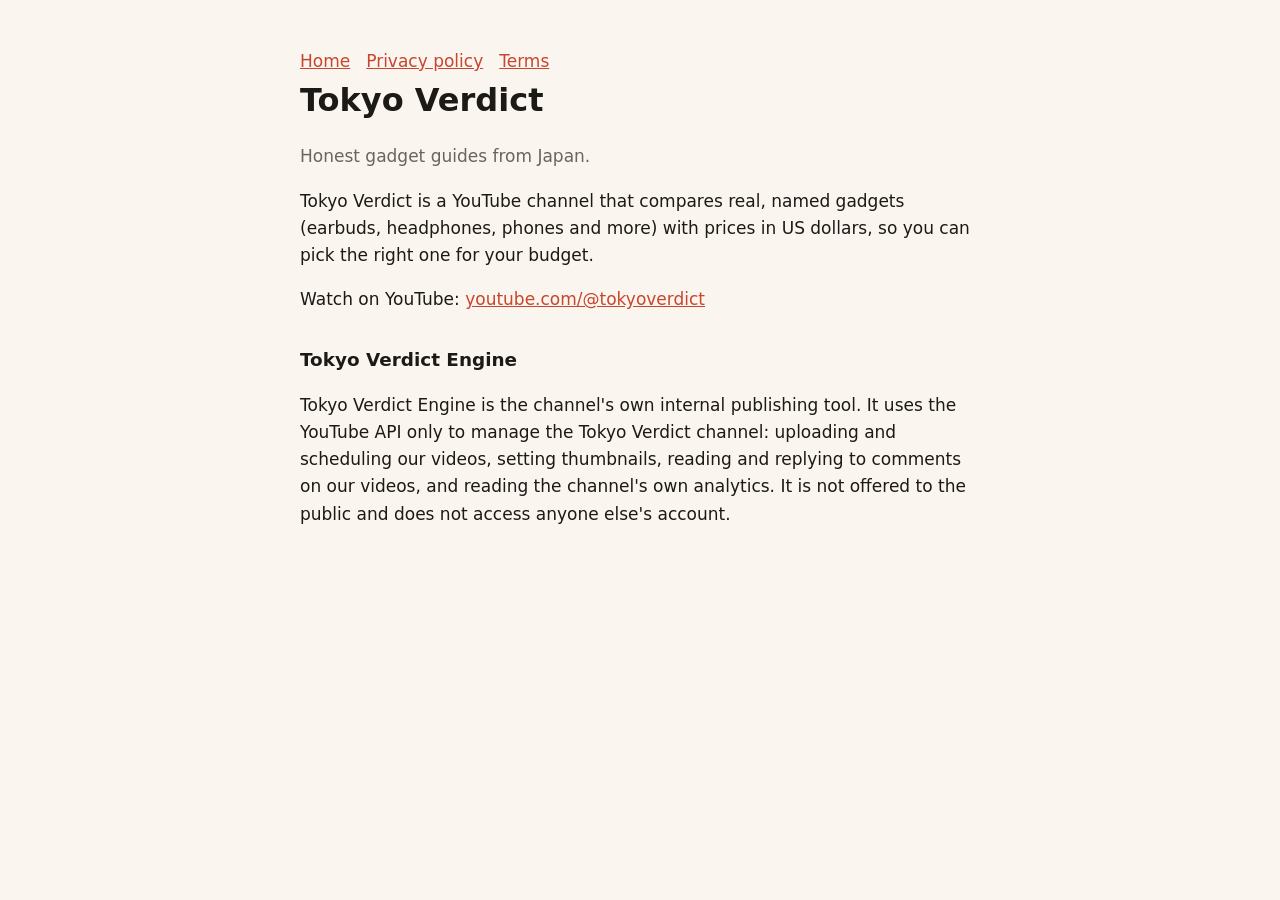
<file: index.html>
<!doctype html><html lang="en"><head><meta charset="utf-8"><meta name="viewport" content="width=device-width,initial-scale=1">
<title>Tokyo Verdict</title><link rel="stylesheet" href="style.css"></head><body><main>
<nav><a href="./">Home</a><a href="privacy.html">Privacy policy</a><a href="terms.html">Terms</a></nav>
<h1>Tokyo Verdict</h1>
<p class="muted">Honest gadget guides from Japan.</p>
<p>Tokyo Verdict is a YouTube channel that compares real, named gadgets (earbuds, headphones, phones and more) with prices in US dollars, so you can pick the right one for your budget.</p>
<p>Watch on YouTube: <a href="https://www.youtube.com/@tokyoverdict">youtube.com/@tokyoverdict</a></p>
<h2>Tokyo Verdict Engine</h2>
<p>Tokyo Verdict Engine is the channel's own internal publishing tool. It uses the YouTube API only to manage the Tokyo Verdict channel: uploading and scheduling our videos, setting thumbnails, reading and replying to comments on our videos, and reading the channel's own analytics. It is not offered to the public and does not access anyone else's account.</p>
</main></body></html>
</file>
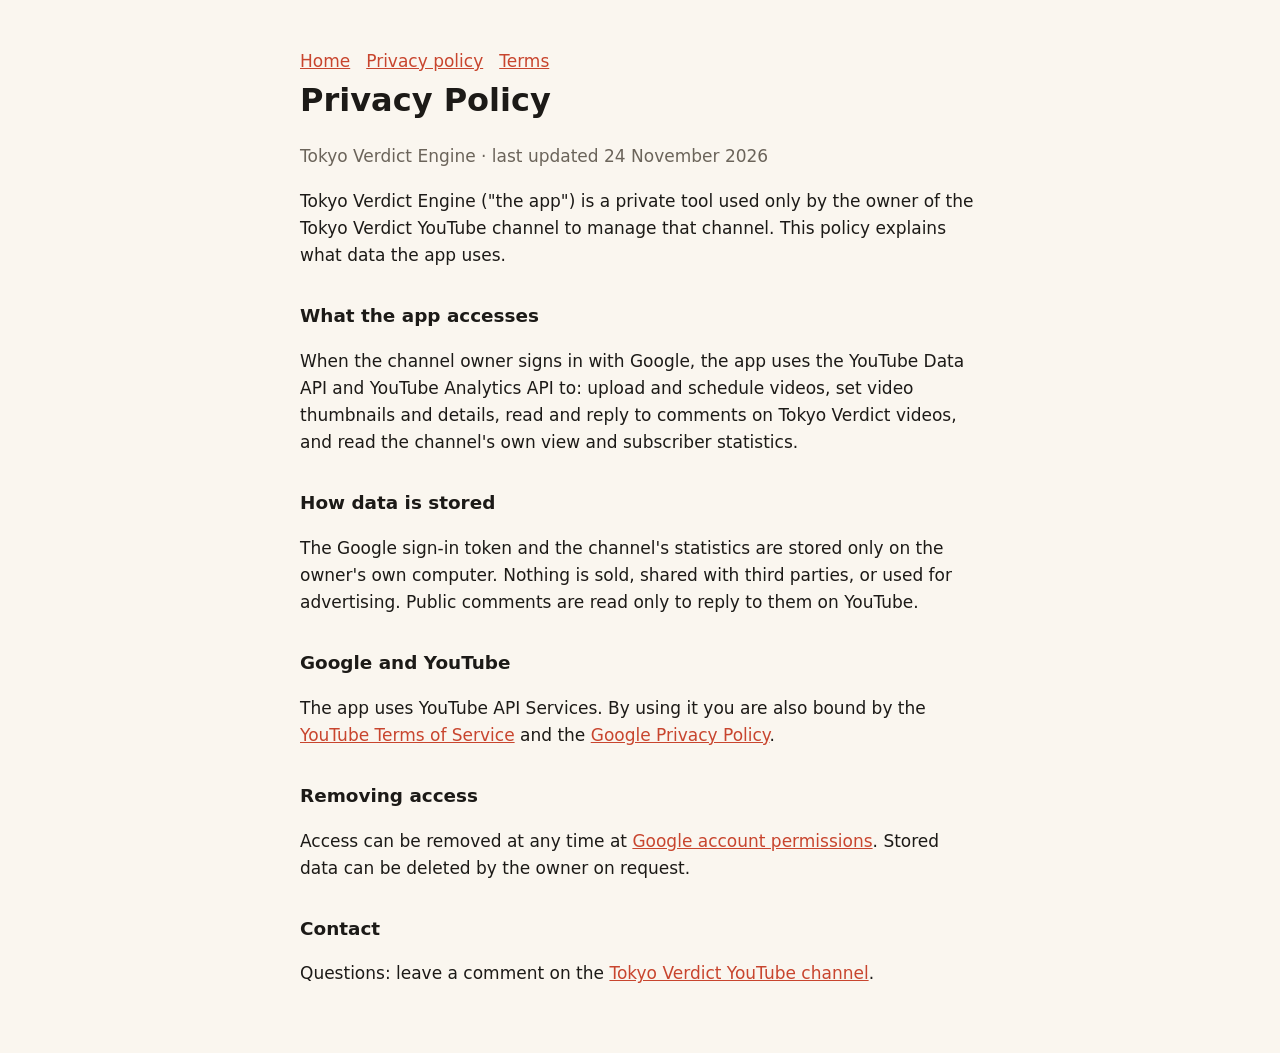
<file: privacy.html>
<!doctype html><html lang="en"><head><meta charset="utf-8"><meta name="viewport" content="width=device-width,initial-scale=1">
<title>Privacy Policy</title><link rel="stylesheet" href="style.css"></head><body><main>
<nav><a href="./">Home</a><a href="privacy.html">Privacy policy</a><a href="terms.html">Terms</a></nav>
<h1>Privacy Policy</h1>
<p class="muted">Tokyo Verdict Engine · last updated 24 November 2026</p>
<p>Tokyo Verdict Engine ("the app") is a private tool used only by the owner of the Tokyo Verdict YouTube channel to manage that channel. This policy explains what data the app uses.</p>
<h2>What the app accesses</h2>
<p>When the channel owner signs in with Google, the app uses the YouTube Data API and YouTube Analytics API to: upload and schedule videos, set video thumbnails and details, read and reply to comments on Tokyo Verdict videos, and read the channel's own view and subscriber statistics.</p>
<h2>How data is stored</h2>
<p>The Google sign-in token and the channel's statistics are stored only on the owner's own computer. Nothing is sold, shared with third parties, or used for advertising. Public comments are read only to reply to them on YouTube.</p>
<h2>Google and YouTube</h2>
<p>The app uses YouTube API Services. By using it you are also bound by the <a href="https://www.youtube.com/t/terms">YouTube Terms of Service</a> and the <a href="https://policies.google.com/privacy">Google Privacy Policy</a>.</p>
<h2>Removing access</h2>
<p>Access can be removed at any time at <a href="https://myaccount.google.com/permissions">Google account permissions</a>. Stored data can be deleted by the owner on request.</p>
<h2>Contact</h2>
<p>Questions: leave a comment on the <a href="https://www.youtube.com/@tokyoverdict">Tokyo Verdict YouTube channel</a>.</p>
</main></body></html>
</file>
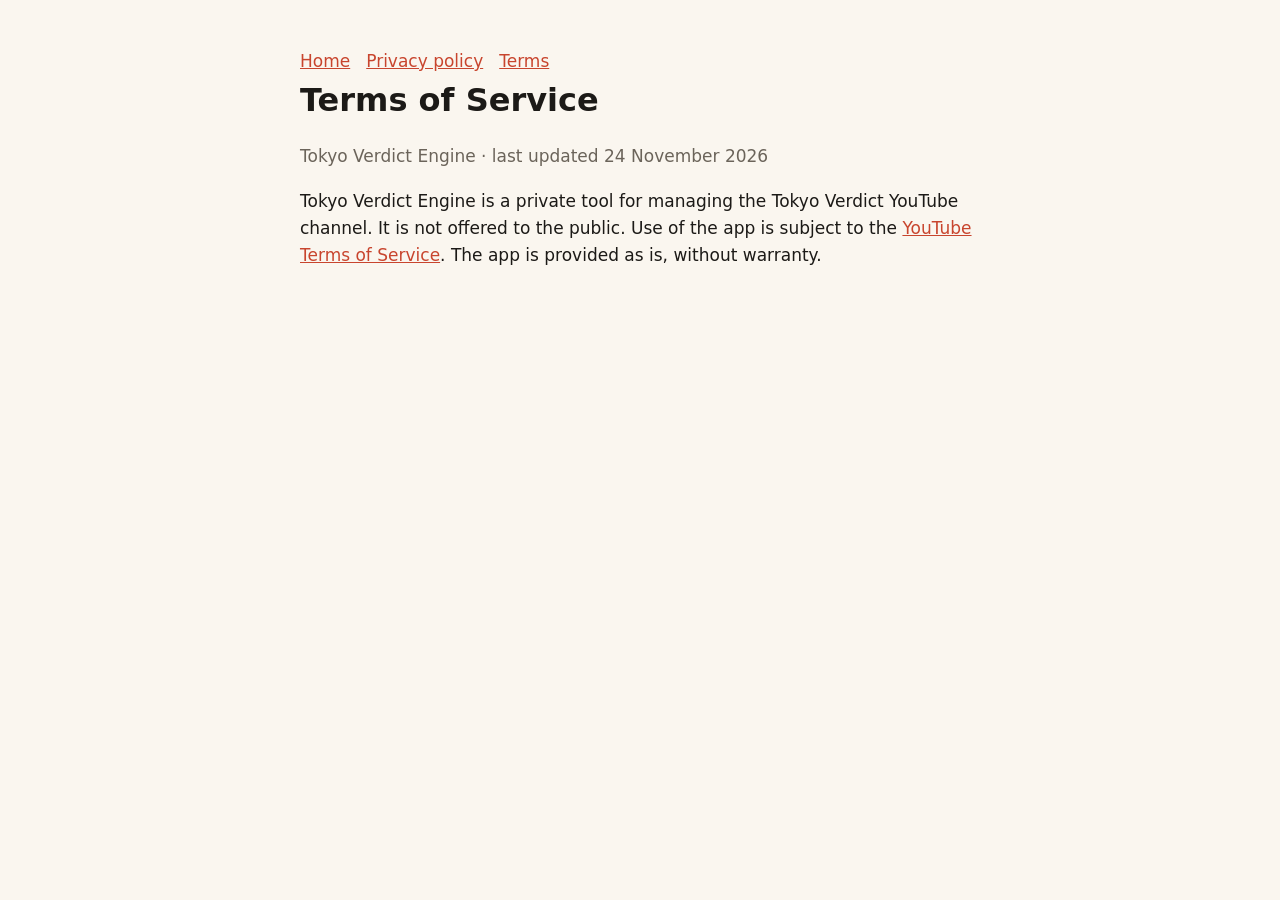
<file: terms.html>
<!doctype html><html lang="en"><head><meta charset="utf-8"><meta name="viewport" content="width=device-width,initial-scale=1">
<title>Terms of Service</title><link rel="stylesheet" href="style.css"></head><body><main>
<nav><a href="./">Home</a><a href="privacy.html">Privacy policy</a><a href="terms.html">Terms</a></nav>
<h1>Terms of Service</h1>
<p class="muted">Tokyo Verdict Engine · last updated 24 November 2026</p>
<p>Tokyo Verdict Engine is a private tool for managing the Tokyo Verdict YouTube channel. It is not offered to the public. Use of the app is subject to the <a href="https://www.youtube.com/t/terms">YouTube Terms of Service</a>. The app is provided as is, without warranty.</p>
</main></body></html>
</file>
<file: style.css>
:root{--bg:#faf6ef;--ink:#1c1a17;--muted:#6b645a;--accent:#c8452e}
@media (prefers-color-scheme:dark){:root{--bg:#171513;--ink:#efe9df;--muted:#a59d90;--accent:#e2674f}}
body{margin:0;background:var(--bg);color:var(--ink);font:17px/1.6 -apple-system,system-ui,sans-serif}
main{max-width:680px;margin:0 auto;padding:48px 16px}
h1{font-size:2rem;margin:0 0 8px}h2{font-size:1.15rem;margin-top:32px}
a{color:var(--accent)}.muted{color:var(--muted)}nav a{margin-right:16px}
</file>
